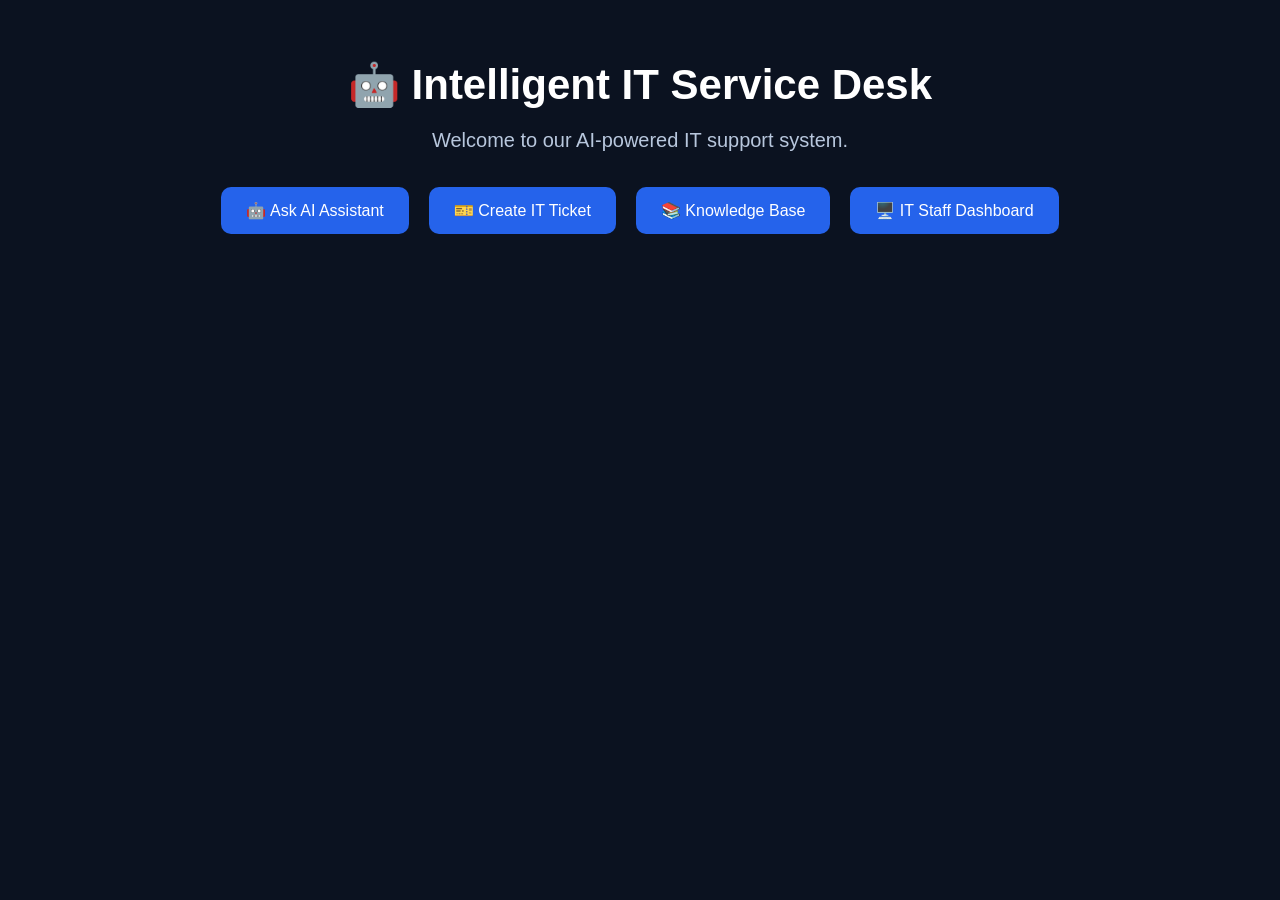
<file: crt/index.html>
<!DOCTYPE html>
<html lang="en">

<head>
    <meta charset="UTF-8">
    <meta name="viewport" content="width=device-width, initial-scale=1.0">

    <title>Intelligent IT Service Desk</title>

    <link rel="stylesheet" href="css/style.css">
</head>

<body>

    <div class="container">

        <h1>🤖 Intelligent IT Service Desk</h1>

        <p>
            Welcome to our AI-powered IT support system.
        </p>

        <div class="buttons">

            <!-- AI Assistant -->
            <button onclick="askAI()">
                🤖 Ask AI Assistant
            </button>

            <!-- Create IT Ticket -->
            <a href="ticket.html">
                <button>
                    🎫 Create IT Ticket
                </button>
            </a>

            <!-- Knowledge Base -->
            <a href="knowledge.html">
                <button>
                    📚 Knowledge Base
                </button>
            </a>

            <!-- IT Staff Dashboard -->
            <a href="dashboard.html">
                <button>
                    🖥️ IT Staff Dashboard
                </button>
            </a>

        </div>

    </div>


    <!-- AI Assistant JavaScript -->
    <script>

        function askAI() {

            const question = prompt(
                "🤖 AI Assistant\n\nWhat IT problem are you facing?"
            );

            if (question) {

                alert(
                    "🤖 AI Assistant\n\n" +
                    "I received your issue:\n\n" +
                    question +
                    "\n\n" +
                    "Our AI support system will analyze the problem " +
                    "and suggest a solution."
                );

            }

        }

    </script>


    <!-- Main JavaScript -->
    <script src="js/script.js"></script>

</body>

</html>
</file>
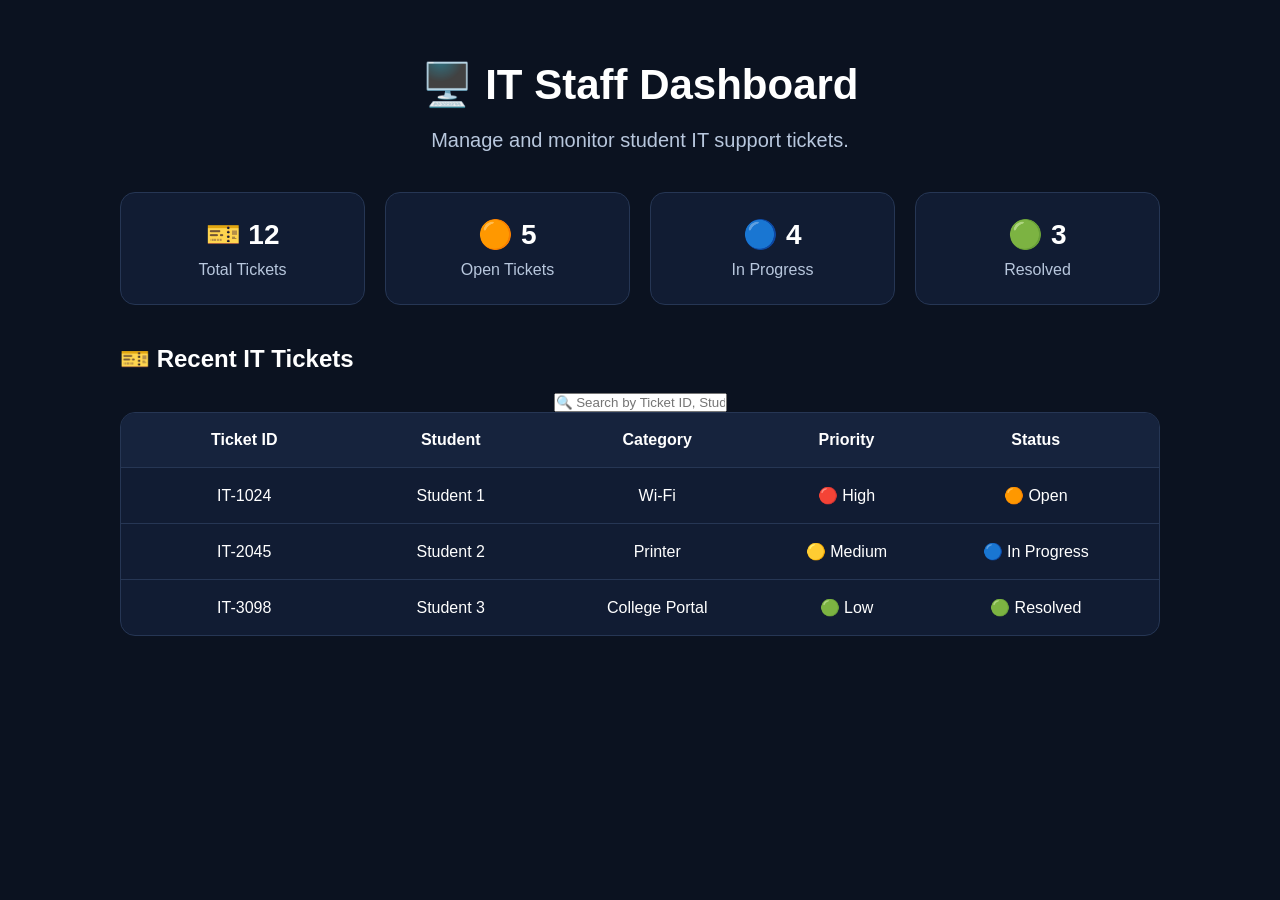
<file: crt/dashboard.html>
<!DOCTYPE html>
<html lang="en">

<head>
    <meta charset="UTF-8">

    <meta name="viewport"
          content="width=device-width, initial-scale=1.0">

    <title>IT Staff Dashboard</title>

    <link rel="stylesheet" href="css/style.css">
</head>

<body>

    <div class="container">

        <h1>🖥️ IT Staff Dashboard</h1>

        <p>
            Manage and monitor student IT support tickets.
        </p>

        <!-- Dashboard Statistics -->

        <div class="dashboard-stats">

            <div class="stat-card">
                <h2>🎫 12</h2>
                <p>Total Tickets</p>
            </div>

            <div class="stat-card">
                <h2>🟠 5</h2>
                <p>Open Tickets</p>
            </div>

            <div class="stat-card">
                <h2>🔵 4</h2>
                <p>In Progress</p>
            </div>

            <div class="stat-card">
                <h2>🟢 3</h2>
                <p>Resolved</p>
            </div>

        </div>

        <!-- Recent Tickets -->

        <h2 class="dashboard-title">
            🎫 Recent IT Tickets
        </h2>

        <!-- Search Box -->

        <div class="ticket-search">

            <input
                type="text"
                id="searchTicket"
                placeholder="🔍 Search by Ticket ID, Student or Category..."
            >

        </div>

        <!-- Ticket Table -->

        <div class="ticket-table">

            <div class="ticket-row ticket-header">

                <span>Ticket ID</span>
                <span>Student</span>
                <span>Category</span>
                <span>Priority</span>
                <span>Status</span>

            </div>

            <div class="ticket-row">

                <span>IT-1024</span>
                <span>Student 1</span>
                <span>Wi-Fi</span>
                <span>🔴 High</span>
                <span>🟠 Open</span>

            </div>

            <div class="ticket-row">

                <span>IT-2045</span>
                <span>Student 2</span>
                <span>Printer</span>
                <span>🟡 Medium</span>
                <span>🔵 In Progress</span>

            </div>

            <div class="ticket-row">

                <span>IT-3098</span>
                <span>Student 3</span>
                <span>College Portal</span>
                <span>🟢 Low</span>
                <span>🟢 Resolved</span>

            </div>

        </div>

    </div>

    <script src="js/script.js"></script>

</body>

</html>
</file>
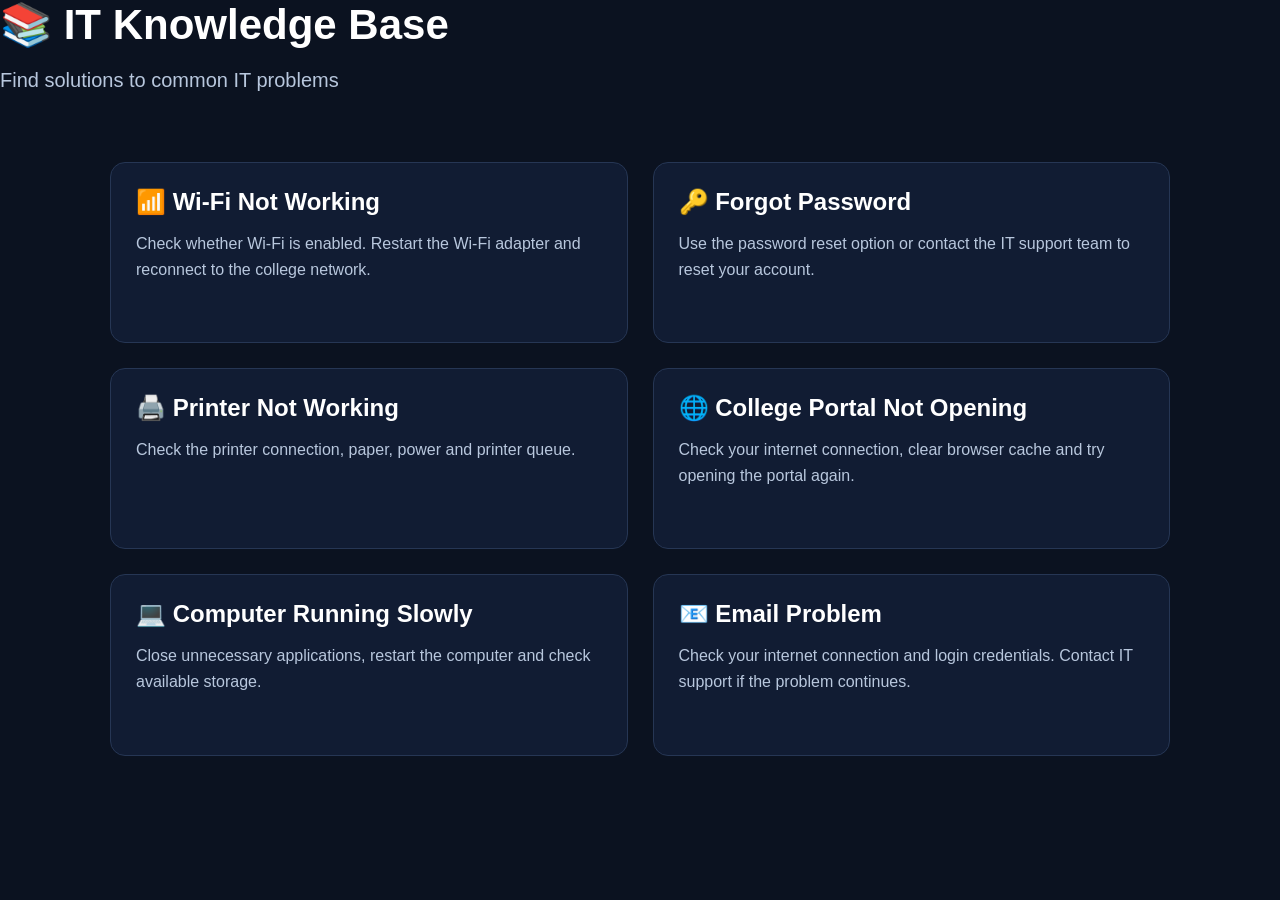
<file: crt/knowledge.html>
<!DOCTYPE html>
<html lang="en">

<head>
    <meta charset="UTF-8">

    <meta name="viewport"
          content="width=device-width, initial-scale=1.0">

    <title>Knowledge Base - IT Service Desk</title>

    <link rel="stylesheet" href="css/style.css">
</head>

<body>

    <header>

        <h1>📚 IT Knowledge Base</h1>

        <p>Find solutions to common IT problems</p>

    </header>

    <main class="knowledge-container">

        <div class="knowledge-card">

            <h2>📶 Wi-Fi Not Working</h2>

            <p>
                Check whether Wi-Fi is enabled. Restart the Wi-Fi adapter
                and reconnect to the college network.
            </p>

        </div>


        <div class="knowledge-card">

            <h2>🔑 Forgot Password</h2>

            <p>
                Use the password reset option or contact the IT support team
                to reset your account.
            </p>

        </div>


        <div class="knowledge-card">

            <h2>🖨️ Printer Not Working</h2>

            <p>
                Check the printer connection, paper, power and printer queue.
            </p>

        </div>


        <div class="knowledge-card">

            <h2>🌐 College Portal Not Opening</h2>

            <p>
                Check your internet connection, clear browser cache and
                try opening the portal again.
            </p>

        </div>


        <div class="knowledge-card">

            <h2>💻 Computer Running Slowly</h2>

            <p>
                Close unnecessary applications, restart the computer and
                check available storage.
            </p>

        </div>


        <div class="knowledge-card">

            <h2>📧 Email Problem</h2>

            <p>
                Check your internet connection and login credentials.
                Contact IT support if the problem continues.
            </p>

        </div>

    </main>

</body>

</html>
</file>
<file: crt/css/style.css>
* {
    margin: 0;
    padding: 0;
    box-sizing: border-box;
}

body {
    font-family: Arial, sans-serif;
    background: #0b1220;
    color: white;
    min-height: 100vh;
}

.container {
    max-width: 1100px;
    margin: auto;
    padding: 60px 30px;
    text-align: center;
}

h1 {
    font-size: 42px;
    margin-bottom: 20px;
}

p {
    font-size: 20px;
    color: #b8c7dd;
    margin-bottom: 35px;
}

.buttons {
    display: flex;
    justify-content: center;
    gap: 20px;
}

button {
    background: #2563eb;
    color: white;
    border: none;
    padding: 14px 25px;
    border-radius: 10px;
    font-size: 16px;
    cursor: pointer;
}

button:hover {
    background: #1d4ed8;
}
/* Knowledge Base */

.knowledge-container {
    max-width: 1100px;
    margin: 50px auto;
    padding: 20px;

    display: grid;
    grid-template-columns: repeat(2, 1fr);
    gap: 25px;
}

.knowledge-card {
    background: #111c33;
    border: 1px solid #263654;
    border-radius: 15px;
    padding: 25px;
    transition: 0.3s;
}

.knowledge-card:hover {
    transform: translateY(-5px);
    border-color: #2563eb;
}

.knowledge-card h2 {
    margin-bottom: 15px;
}

.knowledge-card p {
    color: #b8c7dd;
    font-size: 16px;
    line-height: 1.6;
}

@media (max-width: 700px) {
    .knowledge-container {
        grid-template-columns: 1fr;
    }
}
/* Ticket Form */

#ticketForm {
    max-width: 600px;
    margin: 30px auto;
    background: #111c33;
    padding: 30px;
    border-radius: 15px;
    border: 1px solid #263654;
    text-align: left;
}

#ticketForm label {
    display: block;
    margin-top: 18px;
    margin-bottom: 8px;
    font-size: 16px;
    font-weight: bold;
}

#ticketForm input,
#ticketForm select,
#ticketForm textarea {
    width: 100%;
    padding: 13px;
    border: 1px solid #263654;
    border-radius: 8px;
    background: #0b1220;
    color: white;
    font-size: 15px;
    outline: none;
}

#ticketForm input:focus,
#ticketForm select:focus,
#ticketForm textarea:focus {
    border-color: #2563eb;
}

#ticketForm textarea {
    resize: vertical;
}

#ticketForm button {
    width: 100%;
    margin-top: 25px;
}

#ticketResult {
    max-width: 600px;
    margin: 25px auto;
    padding: 20px;
    background: #111c33;
    border: 1px solid #2563eb;
    border-radius: 12px;
    text-align: left;
}
/* ===============================
   IT Staff Dashboard
   =============================== */

.dashboard-stats {
    max-width: 1100px;
    margin: 40px auto;
    display: grid;
    grid-template-columns: repeat(4, 1fr);
    gap: 20px;
}

.stat-card {
    background: #111c33;
    border: 1px solid #263654;
    border-radius: 15px;
    padding: 25px;
    text-align: center;
    transition: 0.3s;
}

.stat-card:hover {
    transform: translateY(-5px);
    border-color: #2563eb;
}

.stat-card h2 {
    font-size: 28px;
    margin-bottom: 10px;
}

.stat-card p {
    font-size: 16px;
    margin-bottom: 0;
}

.dashboard-title {
    max-width: 1100px;
    margin: 40px auto 20px;
    text-align: left;
}

.ticket-table {
    max-width: 1100px;
    margin: auto;
    background: #111c33;
    border: 1px solid #263654;
    border-radius: 15px;
    overflow: hidden;
}

.ticket-row {
    display: grid;
    grid-template-columns: 1.2fr 1.2fr 1.2fr 1fr 1.2fr;
    padding: 18px 20px;
    border-bottom: 1px solid #263654;
    align-items: center;
}

.ticket-row:last-child {
    border-bottom: none;
}

.ticket-header {
    background: #16233d;
    font-weight: bold;
}

@media (max-width: 800px) {

    .dashboard-stats {
        grid-template-columns: repeat(2, 1fr);
    }

    .ticket-table {
        overflow-x: auto;
    }

    .ticket-row {
        min-width: 750px;
    }
}

@media (max-width: 500px) {

    .dashboard-stats {
        grid-template-columns: 1fr;
    }
}
<!DOCTYPE html>
<html lang="en">

<head>
    <meta charset="UTF-8">

    <meta name="viewport"
          content="width=device-width, initial-scale=1.0">

    <title>IT Staff Dashboard</title>

    <link rel="stylesheet" href="css/style.css">
</head>

<body>

    <div class="container">

        <h1>🖥️ IT Staff Dashboard</h1>

        <p>
            Manage and monitor student IT support tickets.
        </p>

        <!-- Dashboard Statistics -->

        <div class="dashboard-stats">

            <div class="stat-card">
                <h2>🎫 12</h2>
                <p>Total Tickets</p>
            </div>

            <div class="stat-card">
                <h2>🟠 5</h2>
                <p>Open Tickets</p>
            </div>

            <div class="stat-card">
                <h2>🔵 4</h2>
                <p>In Progress</p>
            </div>

            <div class="stat-card">
                <h2>🟢 3</h2>
                <p>Resolved</p>
            </div>

        </div>

        <!-- Recent Tickets -->

        <h2 class="dashboard-title">
            🎫 Recent IT Tickets
        </h2>

        <!-- Search Box -->

        <div class="ticket-search">

            <input
                type="text"
                id="searchTicket"
                placeholder="🔍 Search by Ticket ID, Student or Category..."
            >

        </div>

        <!-- Ticket Table -->

        <div class="ticket-table">

            <div class="ticket-row ticket-header">

                <span>Ticket ID</span>
                <span>Student</span>
                <span>Category</span>
                <span>Priority</span>
                <span>Status</span>

            </div>

            <div class="ticket-row">

                <span>IT-1024</span>
                <span>Student 1</span>
                <span>Wi-Fi</span>
                <span>🔴 High</span>
                <span>🟠 Open</span>

            </div>

            <div class="ticket-row">

                <span>IT-2045</span>
                <span>Student 2</span>
                <span>Printer</span>
                <span>🟡 Medium</span>
                <span>🔵 In Progress</span>

            </div>

            <div class="ticket-row">

                <span>IT-3098</span>
                <span>Student 3</span>
                <span>College Portal</span>
                <span>🟢 Low</span>
                <span>🟢 Resolved</span>

            </div>

        </div>

    </div>

    <script src="js/script.js"></script>

</body>

/* ===============================
   Login Page
================================ */

#loginForm {
    max-width: 500px;
    margin: 30px auto;
    padding: 30px;
    background: #111c33;
    border: 1px solid #263654;
    border-radius: 15px;
    text-align: left;
}

#loginForm label {
    display: block;
    margin-top: 18px;
    margin-bottom: 8px;
    font-weight: bold;
}

#loginForm input,
#loginForm select {
    width: 100%;
    padding: 13px;
    background: #0b1220;
    color: white;
    border: 1px solid #263654;
    border-radius: 8px;
    font-size: 15px;
}

#loginForm input:focus,
#loginForm select:focus {
    outline: none;
    border-color: #2563eb;
}

#loginForm button {
    width: 100%;
    margin-top: 25px;
}
</html>
</file>
